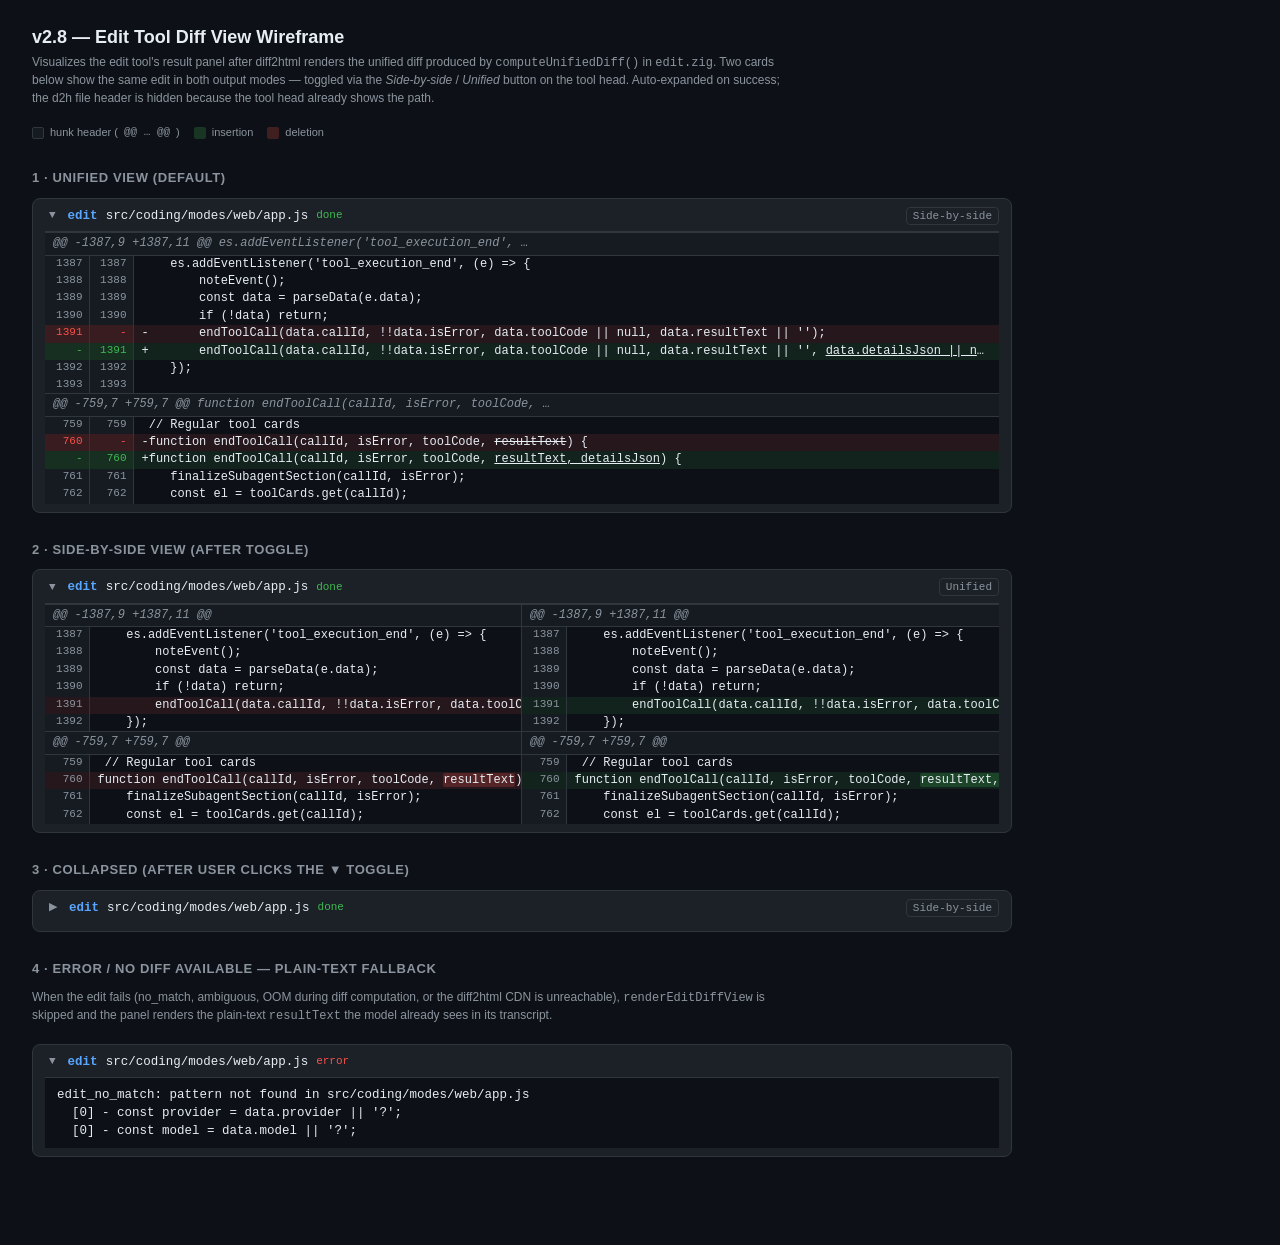
<file: src/coding/modes/web/wireframe-edit-diff-view.html>
<!DOCTYPE html>
<html lang="en">
<head>
<meta charset="utf-8">
<title>Wireframe — v2.8 Edit Tool Diff View</title>
<style>
*, *::before, *::after { box-sizing: border-box; margin: 0; padding: 0; }

:root {
    --bg: #0d1117;
    --panel: #161b22;
    --border: #30363d;
    --text: #e6edf3;
    --muted: #8b949e;
    --accent: #58a6ff;
    --error: #f85149;
    --error-border: #f85149;
    --error-bg: #2d1418;
    --warn: #d29922;
    --tool-bg: #1c2128;
    --tool-border: #30363d;
    --add-bg: rgba(63, 185, 80, 0.10);
    --add-strong: rgba(63, 185, 80, 0.22);
    --del-bg: rgba(248, 81, 73, 0.10);
    --del-strong: rgba(248, 81, 73, 0.22);
    --hunk-bg: #161b22;
}

body {
    font-family: -apple-system, BlinkMacSystemFont, "Segoe UI", sans-serif;
    font-size: 13px;
    background: var(--bg);
    color: var(--text);
    padding: 24px 32px 60px;
    line-height: 1.45;
}

h1 {
    font-size: 18px;
    font-weight: 700;
    margin-bottom: 4px;
}
h2 {
    font-size: 13px;
    font-weight: 600;
    color: var(--muted);
    text-transform: uppercase;
    letter-spacing: 0.6px;
    margin: 28px 0 10px;
}
.note {
    font-size: 12px;
    color: var(--muted);
    margin-bottom: 18px;
    max-width: 760px;
}

.legend {
    display: flex;
    gap: 14px;
    font-size: 11px;
    color: var(--muted);
    margin-bottom: 14px;
}
.legend span {
    display: inline-flex;
    align-items: center;
    gap: 6px;
}
.legend i {
    width: 12px;
    height: 12px;
    border-radius: 2px;
    display: inline-block;
}
.legend i.add { background: var(--add-strong); }
.legend i.del { background: var(--del-strong); }
.legend i.hunk { background: var(--hunk-bg); border: 1px solid var(--border); }

/* ── Tool card (mimics .tool-card from style.css) ───────────────── */
.tool-card {
    align-self: flex-start;
    max-width: 980px;
    background: var(--tool-bg);
    border: 1px solid var(--tool-border);
    border-radius: 8px;
    padding: 8px 12px;
    font-family: ui-monospace, SFMono-Regular, "SF Mono", Consolas, monospace;
    font-size: 12.5px;
    margin-bottom: 28px;
}

.tool-head {
    display: flex;
    align-items: center;
    gap: 8px;
    color: var(--muted);
    margin-bottom: 6px;
}
.tool-name {
    color: var(--accent);
    font-weight: 600;
}
.tool-args { color: var(--text); }
.tool-status {
    font-size: 11px;
    color: #3fb950;
}
.tool-result-toggle {
    background: transparent;
    border: none;
    color: var(--muted);
    cursor: pointer;
    font-size: 11px;
    padding: 0 4px;
}

/* The toggle button next to the tool head */
.diff-view-toggle {
    background: transparent;
    border: 1px solid var(--border);
    border-radius: 4px;
    padding: 2px 6px;
    font-size: 11px;
    cursor: pointer;
    color: var(--muted);
    margin-left: auto;
    font-family: ui-monospace, SFMono-Regular, "SF Mono", Consolas, monospace;
}
.diff-view-toggle:hover {
    color: var(--accent);
    border-color: var(--accent);
}

.tool-result-log {
    border-top: 1px solid var(--tool-border);
    padding: 0;
    overflow-x: auto;
    background: var(--bg);
}

/* ── Mock diff2html structure ───────────────────────────────────── */
.d2h-wrapper { font-size: 12px; font-family: ui-monospace, SFMono-Regular, "SF Mono", Consolas, monospace; }

/* Unified view — column widths driven by <colgroup> so the
 * d2h-info row's colspan="3" doesn't make the table redistribute
 * equally. Line-number columns are fixed-narrow; content flexes. */
.d2h-file-diff { width: 100%; }
.d2h-diff-table {
    width: 100%;
    border-collapse: collapse;
    table-layout: fixed;
}
.d2h-diff-table td { vertical-align: top; }
.d2h-code-line-prefix {
    text-align: right;
    color: var(--muted);
    user-select: none;
    padding: 0 6px;
    font-size: 11px;
    border-right: 1px solid var(--border);
    background: var(--panel);
}
.d2h-code-line-ctn {
    padding: 0 8px;
    white-space: pre;
    color: var(--text);
    overflow: hidden;
    text-overflow: ellipsis;
}

.d2h-info td {
    background: var(--hunk-bg);
    color: var(--muted);
    border-top: 1px solid var(--border);
    border-bottom: 1px solid var(--border);
    padding: 2px 8px;
    font-style: italic;
}

.d2h-ins td { background: var(--add-bg); }
.d2h-del td { background: var(--del-bg); }

.d2h-ins .d2h-code-line-prefix {
    background: rgba(63, 185, 80, 0.18);
    color: #3fb950;
}
.d2h-del .d2h-code-line-prefix {
    background: rgba(248, 81, 73, 0.18);
    color: var(--error);
}

/* Word-level highlights */
.d2h-code-line ins,
.d2h-code-side-line ins {
    background: var(--add-strong);
    text-decoration: none;
    border-radius: 2px;
}
.d2h-code-line del,
.d2h-code-side-line del {
    background: var(--del-strong);
    text-decoration: none;
    border-radius: 2px;
}

/* Side-by-side view — same colgroup trick. Each side has its own
 * table with one narrow line-number column and one wide content
 * column. */
.d2h-files-diff { display: flex; width: 100%; }
.d2h-file-side-diff { flex: 1 1 50%; min-width: 0; overflow-x: auto; }
.d2h-file-side-diff:first-child { border-right: 1px solid var(--border); }
.d2h-side-table { width: 100%; border-collapse: collapse; table-layout: fixed; }
.d2h-side-table td { vertical-align: top; }
.d2h-code-side-linenumber {
    text-align: right;
    color: var(--muted);
    user-select: none;
    padding: 0 6px;
    font-size: 11px;
    border-right: 1px solid var(--border);
    background: var(--panel);
}
.d2h-code-side-line {
    padding: 0 8px;
    white-space: pre;
    color: var(--text);
}
.d2h-emptyplaceholder td { background: rgba(110, 118, 129, 0.10); color: var(--muted); }
</style>
</head>
<body>

<h1>v2.8 — Edit Tool Diff View Wireframe</h1>
<p class="note">
    Visualizes the edit tool's result panel after diff2html renders the
    unified diff produced by <code>computeUnifiedDiff()</code> in
    <code>edit.zig</code>. Two cards below show the same edit in both
    output modes — toggled via the <em>Side-by-side</em> / <em>Unified</em>
    button on the tool head. Auto-expanded on success; the d2h file header
    is hidden because the tool head already shows the path.
</p>

<div class="legend">
    <span><i class="hunk"></i> hunk header (<code>@@ … @@</code>)</span>
    <span><i class="add"></i> insertion</span>
    <span><i class="del"></i> deletion</span>
</div>

<!-- ─────────── 1. Unified (line-by-line) — DEFAULT ─────────── -->
<h2>1 · Unified view (default)</h2>

<div class="tool-card is-edit">
    <div class="tool-head">
        <span class="tool-result-toggle" aria-expanded="true">▼</span>
        <span class="tool-name">edit</span>
        <span class="tool-args">src/coding/modes/web/app.js</span>
        <span class="tool-status">done</span>
        <button class="diff-view-toggle">Side-by-side</button>
    </div>

    <div class="tool-result-log">
        <div class="d2h-wrapper">
            <div class="d2h-file-diff">
                <table class="d2h-diff-table">
                    <colgroup>
                        <col style="width: 44px">
                        <col style="width: 44px">
                        <col>
                    </colgroup>
                    <tbody>
                        <tr class="d2h-info">
                            <td colspan="3">@@ -1387,9 +1387,11 @@ es.addEventListener('tool_execution_end', …</td>
                        </tr>

                        <tr>
                            <td class="d2h-code-line-prefix">1387</td>
                            <td class="d2h-code-line-prefix">1387</td>
                            <td class="d2h-code-line-ctn">    es.addEventListener('tool_execution_end', (e) =&gt; {</td>
                        </tr>
                        <tr>
                            <td class="d2h-code-line-prefix">1388</td>
                            <td class="d2h-code-line-prefix">1388</td>
                            <td class="d2h-code-line-ctn">        noteEvent();</td>
                        </tr>
                        <tr>
                            <td class="d2h-code-line-prefix">1389</td>
                            <td class="d2h-code-line-prefix">1389</td>
                            <td class="d2h-code-line-ctn">        const data = parseData(e.data);</td>
                        </tr>
                        <tr>
                            <td class="d2h-code-line-prefix">1390</td>
                            <td class="d2h-code-line-prefix">1390</td>
                            <td class="d2h-code-line-ctn">        if (!data) return;</td>
                        </tr>

                        <tr class="d2h-del">
                            <td class="d2h-code-line-prefix">1391</td>
                            <td class="d2h-code-line-prefix">-</td>
                            <td class="d2h-code-line-ctn">-       endToolCall(data.callId, !!data.isError, data.toolCode || null, data.resultText || '');</td>
                        </tr>
                        <tr class="d2h-ins">
                            <td class="d2h-code-line-prefix">-</td>
                            <td class="d2h-code-line-prefix">1391</td>
                            <td class="d2h-code-line-ctn">+       endToolCall(data.callId, !!data.isError, data.toolCode || null, data.resultText || '', <ins>data.detailsJson || null</ins>);</td>
                        </tr>

                        <tr>
                            <td class="d2h-code-line-prefix">1392</td>
                            <td class="d2h-code-line-prefix">1392</td>
                            <td class="d2h-code-line-ctn">    });</td>
                        </tr>
                        <tr>
                            <td class="d2h-code-line-prefix">1393</td>
                            <td class="d2h-code-line-prefix">1393</td>
                            <td class="d2h-code-line-ctn"></td>
                        </tr>

                        <tr class="d2h-info">
                            <td colspan="3">@@ -759,7 +759,7 @@ function endToolCall(callId, isError, toolCode, …</td>
                        </tr>

                        <tr>
                            <td class="d2h-code-line-prefix">759</td>
                            <td class="d2h-code-line-prefix">759</td>
                            <td class="d2h-code-line-ctn"> // Regular tool cards</td>
                        </tr>
                        <tr class="d2h-del">
                            <td class="d2h-code-line-prefix">760</td>
                            <td class="d2h-code-line-prefix">-</td>
                            <td class="d2h-code-line-ctn">-function endToolCall(callId, isError, toolCode, <del>resultText</del>) {</td>
                        </tr>
                        <tr class="d2h-ins">
                            <td class="d2h-code-line-prefix">-</td>
                            <td class="d2h-code-line-prefix">760</td>
                            <td class="d2h-code-line-ctn">+function endToolCall(callId, isError, toolCode, <ins>resultText, detailsJson</ins>) {</td>
                        </tr>
                        <tr>
                            <td class="d2h-code-line-prefix">761</td>
                            <td class="d2h-code-line-prefix">761</td>
                            <td class="d2h-code-line-ctn">    finalizeSubagentSection(callId, isError);</td>
                        </tr>
                        <tr>
                            <td class="d2h-code-line-prefix">762</td>
                            <td class="d2h-code-line-prefix">762</td>
                            <td class="d2h-code-line-ctn">    const el = toolCards.get(callId);</td>
                        </tr>
                    </tbody>
                </table>
            </div>
        </div>
    </div>
</div>


<!-- ─────────── 2. Side-by-side ─────────── -->
<h2>2 · Side-by-side view (after toggle)</h2>

<div class="tool-card is-edit">
    <div class="tool-head">
        <span class="tool-result-toggle" aria-expanded="true">▼</span>
        <span class="tool-name">edit</span>
        <span class="tool-args">src/coding/modes/web/app.js</span>
        <span class="tool-status">done</span>
        <button class="diff-view-toggle">Unified</button>
    </div>

    <div class="tool-result-log">
        <div class="d2h-wrapper">
            <div class="d2h-files-diff">
                <!-- LEFT: original -->
                <div class="d2h-file-side-diff">
                    <table class="d2h-side-table">
                        <colgroup>
                            <col style="width: 44px">
                            <col>
                        </colgroup>
                        <tbody>
                            <tr class="d2h-info"><td colspan="2">@@ -1387,9 +1387,11 @@</td></tr>
                            <tr><td class="d2h-code-side-linenumber">1387</td><td class="d2h-code-side-line">    es.addEventListener('tool_execution_end', (e) =&gt; {</td></tr>
                            <tr><td class="d2h-code-side-linenumber">1388</td><td class="d2h-code-side-line">        noteEvent();</td></tr>
                            <tr><td class="d2h-code-side-linenumber">1389</td><td class="d2h-code-side-line">        const data = parseData(e.data);</td></tr>
                            <tr><td class="d2h-code-side-linenumber">1390</td><td class="d2h-code-side-line">        if (!data) return;</td></tr>
                            <tr class="d2h-del"><td class="d2h-code-side-linenumber">1391</td><td class="d2h-code-side-line">        endToolCall(data.callId, !!data.isError, data.toolCode || null, data.resultText || '');</td></tr>
                            <tr><td class="d2h-code-side-linenumber">1392</td><td class="d2h-code-side-line">    });</td></tr>

                            <tr class="d2h-info"><td colspan="2">@@ -759,7 +759,7 @@</td></tr>
                            <tr><td class="d2h-code-side-linenumber">759</td><td class="d2h-code-side-line"> // Regular tool cards</td></tr>
                            <tr class="d2h-del"><td class="d2h-code-side-linenumber">760</td><td class="d2h-code-side-line">function endToolCall(callId, isError, toolCode, <del>resultText</del>) {</td></tr>
                            <tr><td class="d2h-code-side-linenumber">761</td><td class="d2h-code-side-line">    finalizeSubagentSection(callId, isError);</td></tr>
                            <tr><td class="d2h-code-side-linenumber">762</td><td class="d2h-code-side-line">    const el = toolCards.get(callId);</td></tr>
                        </tbody>
                    </table>
                </div>

                <!-- RIGHT: modified -->
                <div class="d2h-file-side-diff">
                    <table class="d2h-side-table">
                        <colgroup>
                            <col style="width: 44px">
                            <col>
                        </colgroup>
                        <tbody>
                            <tr class="d2h-info"><td colspan="2">@@ -1387,9 +1387,11 @@</td></tr>
                            <tr><td class="d2h-code-side-linenumber">1387</td><td class="d2h-code-side-line">    es.addEventListener('tool_execution_end', (e) =&gt; {</td></tr>
                            <tr><td class="d2h-code-side-linenumber">1388</td><td class="d2h-code-side-line">        noteEvent();</td></tr>
                            <tr><td class="d2h-code-side-linenumber">1389</td><td class="d2h-code-side-line">        const data = parseData(e.data);</td></tr>
                            <tr><td class="d2h-code-side-linenumber">1390</td><td class="d2h-code-side-line">        if (!data) return;</td></tr>
                            <tr class="d2h-ins"><td class="d2h-code-side-linenumber">1391</td><td class="d2h-code-side-line">        endToolCall(data.callId, !!data.isError, data.toolCode || null, data.resultText || '', <ins>data.detailsJson || null</ins>);</td></tr>
                            <tr><td class="d2h-code-side-linenumber">1392</td><td class="d2h-code-side-line">    });</td></tr>

                            <tr class="d2h-info"><td colspan="2">@@ -759,7 +759,7 @@</td></tr>
                            <tr><td class="d2h-code-side-linenumber">759</td><td class="d2h-code-side-line"> // Regular tool cards</td></tr>
                            <tr class="d2h-ins"><td class="d2h-code-side-linenumber">760</td><td class="d2h-code-side-line">function endToolCall(callId, isError, toolCode, <ins>resultText, detailsJson</ins>) {</td></tr>
                            <tr><td class="d2h-code-side-linenumber">761</td><td class="d2h-code-side-line">    finalizeSubagentSection(callId, isError);</td></tr>
                            <tr><td class="d2h-code-side-linenumber">762</td><td class="d2h-code-side-line">    const el = toolCards.get(callId);</td></tr>
                        </tbody>
                    </table>
                </div>
            </div>
        </div>
    </div>
</div>


<!-- ─────────── 3. Collapsed (toggle clicked) ─────────── -->
<h2>3 · Collapsed (after user clicks the ▼ toggle)</h2>

<div class="tool-card is-edit">
    <div class="tool-head">
        <span class="tool-result-toggle" aria-expanded="false">▶</span>
        <span class="tool-name">edit</span>
        <span class="tool-args">src/coding/modes/web/app.js</span>
        <span class="tool-status">done</span>
        <button class="diff-view-toggle">Side-by-side</button>
    </div>
</div>


<!-- ─────────── 4. Error fallback ─────────── -->
<h2>4 · Error / no diff available — plain-text fallback</h2>
<p class="note">
    When the edit fails (no_match, ambiguous, OOM during diff
    computation, or the diff2html CDN is unreachable),
    <code>renderEditDiffView</code> is skipped and the panel renders the
    plain-text <code>resultText</code> the model already sees in its
    transcript.
</p>

<div class="tool-card is-error">
    <div class="tool-head">
        <span class="tool-result-toggle" aria-expanded="true">▼</span>
        <span class="tool-name">edit</span>
        <span class="tool-args">src/coding/modes/web/app.js</span>
        <span class="tool-status" style="color: var(--error)">error</span>
    </div>
    <div class="tool-result-log" style="padding: 8px 12px; white-space: pre-wrap; color: var(--text);">edit_no_match: pattern not found in src/coding/modes/web/app.js
  [0] - const provider = data.provider || '?';
  [0] - const model = data.model || '?';</div>
</div>

</body>
</html>
</file>
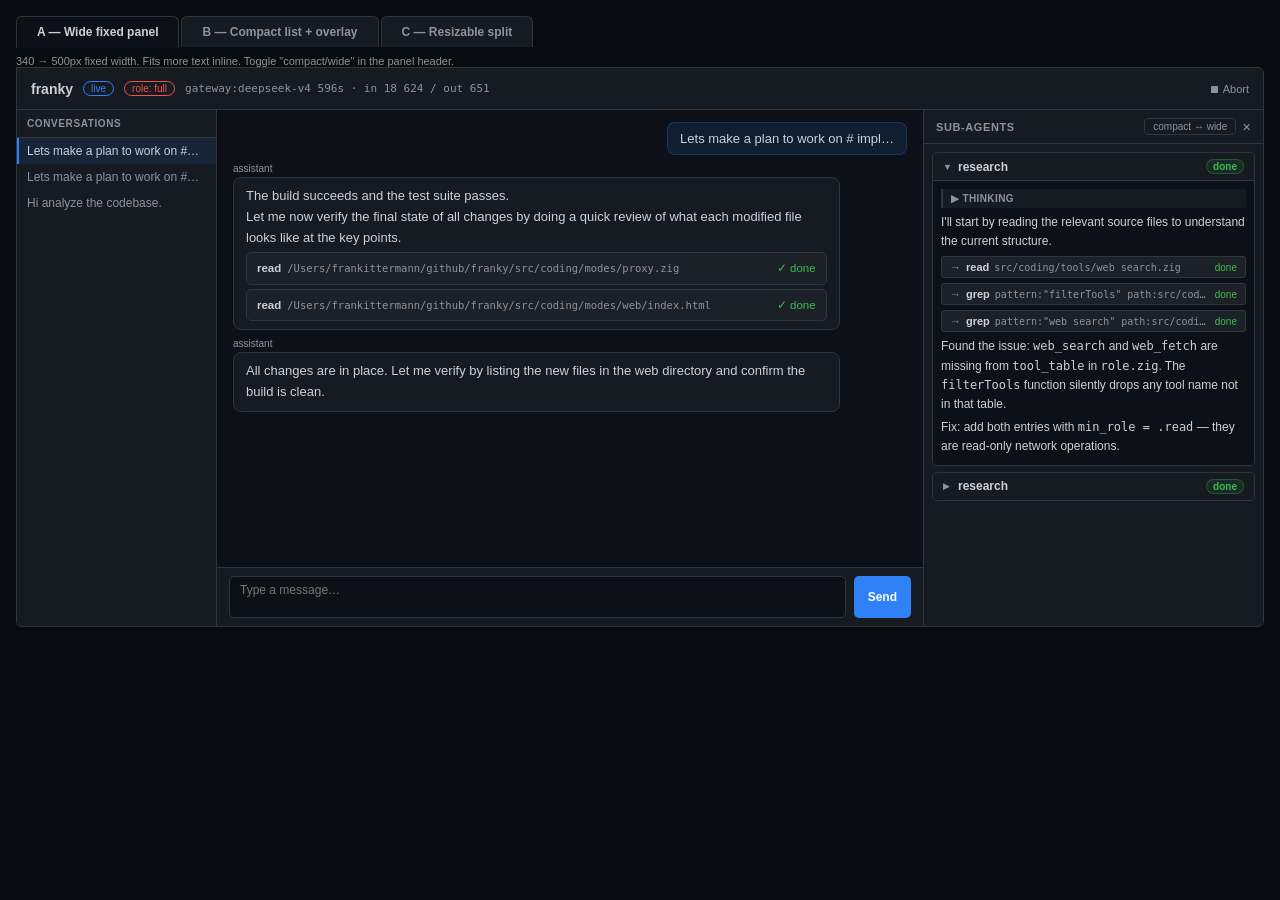
<file: src/coding/modes/web/wireframe-panel-options.html>
<!DOCTYPE html>
<html lang="en">
<head>
<meta charset="utf-8">
<title>Wireframe — Subagent Panel Options</title>
<style>
*, *::before, *::after { box-sizing: border-box; margin: 0; padding: 0; }
:root {
    --bg: #0d1117; --panel: #161b22; --border: #30363d;
    --text: #c9d1d9; --muted: #8b949e; --accent: #2f81f7;
    --error: #f85149; --green: #3fb950; --warn: #d29922;
    --tool-bg: #1c2128; --tool-border: #30363d;
}
body { font-family: -apple-system, BlinkMacSystemFont, "Segoe UI", sans-serif; font-size: 13px; background: #080c10; color: var(--text); min-height: 100vh; }

/* ── Tab nav ── */
.tab-bar { display: flex; gap: 2px; padding: 16px 16px 0; background: #080c10; }
.tab { padding: 8px 20px; border-radius: 6px 6px 0 0; cursor: pointer; font-size: 12px; font-weight: 600; background: var(--panel); color: var(--muted); border: 1px solid var(--border); border-bottom: none; transition: background 120ms; }
.tab.active { background: var(--bg); color: var(--text); border-bottom: 1px solid var(--bg); margin-bottom: -1px; z-index: 1; }
.option-label { padding: 8px 16px 0; font-size: 11px; color: var(--muted); background: #080c10; }

/* ── Shared chrome ── */
.demo { display: none; border: 1px solid var(--border); border-radius: 0 6px 6px 6px; margin: 0 16px 32px; overflow: hidden; height: 560px; flex-direction: column; background: var(--bg); position: relative; }
.demo.active { display: flex; }
header.chrome { display: flex; align-items: center; gap: 10px; padding: 0 14px; height: 42px; background: var(--panel); border-bottom: 1px solid var(--border); flex-shrink: 0; font-size: 12px; }
header.chrome h1 { font-size: 14px; font-weight: 700; }
.pill { font-size: 10px; padding: 1px 7px; border-radius: 10px; border: 1px solid var(--border); color: var(--muted); }
.pill.live { color: var(--accent); border-color: var(--accent); }
.pill.full { color: var(--error); border-color: var(--error); }
.spacer { flex: 1; }
.layout { flex: 1; display: flex; min-height: 0; }

/* ── Left sidebar (shared) ── */
.left-sidebar { width: 200px; flex: 0 0 200px; border-right: 1px solid var(--border); background: var(--panel); display: flex; flex-direction: column; font-size: 12px; }
.sidebar-head { padding: 8px 10px; border-bottom: 1px solid var(--border); font-size: 10px; font-weight: 600; color: var(--muted); text-transform: uppercase; letter-spacing: 0.6px; }
.session-item { padding: 6px 10px; color: var(--muted); cursor: pointer; white-space: nowrap; overflow: hidden; text-overflow: ellipsis; }
.session-item.active { background: rgba(47,129,247,0.1); color: var(--text); border-left: 2px solid var(--accent); padding-left: 8px; }

/* ── Main pane (shared) ── */
.main-pane { flex: 1; display: flex; flex-direction: column; min-width: 0; overflow: hidden; }
.conversation { flex: 1; overflow-y: auto; padding: 12px 16px; display: flex; flex-direction: column; gap: 8px; font-size: 13px; }
.msg-user { align-self: flex-end; max-width: 70%; background: rgba(47,129,247,0.12); border: 1px solid rgba(47,129,247,0.25); border-radius: 8px; padding: 8px 12px; }
.msg-asst { max-width: 90%; }
.msg-role { font-size: 10px; color: var(--muted); margin-bottom: 3px; }
.msg-bubble { background: var(--panel); border: 1px solid var(--border); border-radius: 8px; padding: 8px 12px; line-height: 1.6; }
.tool-card { border: 1px solid var(--tool-border); border-radius: 5px; background: var(--tool-bg); padding: 6px 10px; font-size: 11.5px; margin-top: 4px; }
.tool-head { display: flex; gap: 6px; align-items: center; }
.t-name { font-weight: 600; }
.t-args { color: var(--muted); font-size: 10.5px; flex: 1; overflow: hidden; text-overflow: ellipsis; white-space: nowrap; font-family: monospace; }
.t-status.done { color: var(--green); }
.t-status.err { color: var(--error); }
.composer-wrap { padding: 8px 12px; border-top: 1px solid var(--border); background: var(--panel); display: flex; gap: 8px; }
.composer-wrap textarea { flex: 1; background: var(--bg); border: 1px solid var(--border); border-radius: 5px; color: var(--text); font: inherit; font-size: 12px; padding: 6px 10px; resize: none; }
.composer-wrap button { padding: 0 14px; background: var(--accent); color: #fff; font: inherit; font-size: 12px; font-weight: 600; border: none; border-radius: 5px; cursor: pointer; }

/* ── Shared subagent section chrome ── */
.sa-section { border: 1px solid var(--border); border-radius: 5px; overflow: hidden; }
.sa-head { display: flex; align-items: center; gap: 6px; padding: 6px 10px; cursor: pointer; background: var(--panel); user-select: none; }
.sa-head:hover { background: rgba(255,255,255,0.03); }
.sa-toggle { font-size: 9px; color: var(--muted); width: 9px; }
.sa-title { flex: 1; font-size: 12px; font-weight: 600; overflow: hidden; text-overflow: ellipsis; white-space: nowrap; }
.sa-badge { font-size: 10px; padding: 1px 6px; border-radius: 10px; font-weight: 600; flex-shrink: 0; }
.sa-badge.done { background: rgba(63,185,80,0.1); color: var(--green); border: 1px solid rgba(63,185,80,0.3); }
.sa-badge.err  { background: rgba(248,81,73,0.1);  color: var(--error); border: 1px solid rgba(248,81,73,0.3); }
.sa-badge.run  { background: rgba(47,129,247,0.1);  color: var(--accent); border: 1px solid rgba(47,129,247,0.3); }
.sa-body { padding: 8px; display: flex; flex-direction: column; gap: 5px; border-top: 1px solid var(--border); background: var(--bg); }
.sa-body[hidden] { display: none; }
.sa-text { font-size: 12px; line-height: 1.6; color: var(--text); }
.sa-text p { margin-bottom: 4px; } .sa-text p:last-child { margin-bottom: 0; }
.sa-thinking { border-left: 2px solid var(--border); padding: 4px 8px; background: var(--panel); border-radius: 0 3px 3px 0; }
.sa-thinking-label { font-size: 10px; font-weight: 600; text-transform: uppercase; letter-spacing: 0.4px; color: var(--muted); cursor: pointer; display: flex; align-items: center; gap: 3px; }
.sa-thinking-content { font-size: 11px; color: var(--muted); font-style: italic; margin-top: 3px; line-height: 1.5; }
.sa-tool { font-size: 11px; border: 1px solid var(--tool-border); border-radius: 3px; background: var(--tool-bg); padding: 4px 8px; display: flex; align-items: center; gap: 5px; }
.sa-tool .arr { color: var(--muted); }
.sa-tool .tn { font-weight: 600; }
.sa-tool .ta { color: var(--muted); font-size: 10px; font-family: monospace; flex: 1; overflow: hidden; text-overflow: ellipsis; white-space: nowrap; }
.sa-tool .ts { font-size: 10px; flex-shrink: 0; }
.sa-tool .ts.done { color: var(--green); } .sa-tool .ts.err { color: var(--error); } .sa-tool .ts.run { color: var(--accent); }

/* ═══════════════════════════════════════════════════════════════
   OPTION A — Wide fixed panel (500px), always visible
   ═══════════════════════════════════════════════════════════════ */
#demo-a .sa-panel {
    width: 500px;
    flex: 0 0 500px;
    border-left: 1px solid var(--border);
    background: var(--panel);
    display: flex;
    flex-direction: column;
}
#demo-a .sa-panel-head { display: flex; align-items: center; padding: 8px 12px; border-bottom: 1px solid var(--border); gap: 6px; flex-shrink: 0; }
#demo-a .sa-panel-title { font-size: 11px; font-weight: 600; color: var(--muted); text-transform: uppercase; letter-spacing: 0.6px; flex: 1; }
#demo-a .sa-panel-body { flex: 1; overflow-y: auto; padding: 8px; display: flex; flex-direction: column; gap: 6px; }
#demo-a .sa-body { max-height: none; overflow-y: visible; }
/* Size toggle button */
#demo-a .size-btn { font-size: 10px; padding: 2px 8px; background: transparent; border: 1px solid var(--border); color: var(--muted); border-radius: 4px; cursor: pointer; }
#demo-a .size-btn:hover { color: var(--text); border-color: var(--accent); }
#demo-a.narrow .sa-panel { width: 340px; flex-basis: 340px; }

/* ═══════════════════════════════════════════════════════════════
   OPTION B — Compact list panel + full overlay on click
   ═══════════════════════════════════════════════════════════════ */
#demo-b .sa-panel {
    width: 220px;
    flex: 0 0 220px;
    border-left: 1px solid var(--border);
    background: var(--panel);
    display: flex;
    flex-direction: column;
}
#demo-b .sa-panel-head { display: flex; align-items: center; padding: 8px 12px; border-bottom: 1px solid var(--border); gap: 6px; flex-shrink: 0; }
#demo-b .sa-panel-title { font-size: 11px; font-weight: 600; color: var(--muted); text-transform: uppercase; letter-spacing: 0.6px; flex: 1; }
#demo-b .sa-panel-body { flex: 1; overflow-y: auto; padding: 8px; display: flex; flex-direction: column; gap: 6px; }
/* Compact list rows — no body, just clickable headers */
#demo-b .sa-section-compact { border: 1px solid var(--border); border-radius: 5px; overflow: hidden; }
#demo-b .sa-head-compact { display: flex; align-items: center; gap: 6px; padding: 7px 10px; cursor: pointer; background: var(--panel); user-select: none; transition: background 80ms; }
#demo-b .sa-head-compact:hover { background: rgba(47,129,247,0.08); }
#demo-b .sa-head-compact .sa-title { font-size: 12px; font-weight: 600; flex: 1; }
#demo-b .expand-hint { font-size: 10px; color: var(--muted); margin-left: auto; margin-right: 4px; }

/* Overlay */
.overlay-backdrop { position: absolute; inset: 0; background: rgba(0,0,0,0.7); display: flex; align-items: center; justify-content: center; z-index: 100; }
.overlay-backdrop[hidden] { display: none; }
.overlay-card {
    background: var(--bg);
    border: 1px solid var(--border);
    border-radius: 10px;
    width: 80%; height: 80%;
    display: flex; flex-direction: column;
    overflow: hidden;
    box-shadow: 0 24px 80px rgba(0,0,0,0.6);
}
.overlay-head { display: flex; align-items: center; gap: 10px; padding: 12px 16px; border-bottom: 1px solid var(--border); background: var(--panel); flex-shrink: 0; }
.overlay-head h2 { font-size: 14px; font-weight: 600; flex: 1; }
.overlay-close { background: transparent; border: none; color: var(--muted); font-size: 20px; cursor: pointer; line-height: 1; }
.overlay-close:hover { color: var(--text); }
.overlay-body { flex: 1; overflow-y: auto; padding: 16px; display: flex; flex-direction: column; gap: 10px; }
/* Full-size content inside overlay */
.overlay-sa-text { font-size: 13px; line-height: 1.7; color: var(--text); }
.overlay-sa-text p { margin-bottom: 8px; }
.overlay-sa-thinking { border-left: 3px solid var(--border); padding: 8px 12px; background: var(--panel); border-radius: 0 4px 4px 0; }
.overlay-sa-thinking .label { font-size: 11px; font-weight: 600; text-transform: uppercase; letter-spacing: 0.5px; color: var(--muted); margin-bottom: 4px; }
.overlay-sa-thinking .content { font-size: 12px; color: var(--muted); font-style: italic; line-height: 1.6; }
.overlay-sa-tool { font-size: 12px; border: 1px solid var(--tool-border); border-radius: 4px; background: var(--tool-bg); padding: 7px 12px; display: flex; align-items: center; gap: 8px; }
.overlay-sa-tool .arr { color: var(--muted); }
.overlay-sa-tool .tn { font-weight: 600; font-size: 13px; }
.overlay-sa-tool .ta { color: var(--muted); font-size: 11px; font-family: monospace; flex: 1; overflow: hidden; text-overflow: ellipsis; white-space: nowrap; }
.overlay-sa-tool .ts { font-size: 11px; flex-shrink: 0; }
.overlay-sa-tool .ts.done { color: var(--green); } .overlay-sa-tool .ts.err { color: var(--error); }

/* ═══════════════════════════════════════════════════════════════
   OPTION C — Resizable split pane (drag handle)
   ═══════════════════════════════════════════════════════════════ */
#demo-c .layout { position: relative; }
#demo-c .sa-panel {
    width: 420px;
    flex: 0 0 420px;
    border-left: 1px solid var(--border);
    background: var(--panel);
    display: flex; flex-direction: column;
    position: relative;
    transition: none;
}
#demo-c .sa-panel-head { display: flex; align-items: center; padding: 8px 12px; border-bottom: 1px solid var(--border); gap: 6px; flex-shrink: 0; }
#demo-c .sa-panel-title { font-size: 11px; font-weight: 600; color: var(--muted); text-transform: uppercase; letter-spacing: 0.6px; flex: 1; }
#demo-c .sa-panel-body { flex: 1; overflow-y: auto; padding: 8px; display: flex; flex-direction: column; gap: 6px; }
#demo-c .sa-body { max-height: none; }

/* Drag handle */
.drag-handle {
    position: absolute;
    left: -4px; top: 0; bottom: 0;
    width: 8px;
    cursor: col-resize;
    z-index: 10;
    display: flex; align-items: center; justify-content: center;
}
.drag-handle::after {
    content: '';
    width: 3px; height: 32px;
    background: var(--border);
    border-radius: 2px;
    transition: background 120ms, height 120ms;
}
.drag-handle:hover::after { background: var(--accent); height: 48px; }

/* Maximize button */
.max-btn { font-size: 11px; padding: 2px 8px; background: transparent; border: 1px solid var(--border); color: var(--muted); border-radius: 4px; cursor: pointer; display: flex; align-items: center; gap: 4px; }
.max-btn:hover { color: var(--text); border-color: var(--accent); }
#demo-c.maximized .sa-panel { width: 100%; flex-basis: 100%; }
#demo-c.maximized .main-pane { display: none; }
#demo-c.maximized .left-sidebar { display: none; }
#demo-c.maximized .max-btn { background: rgba(47,129,247,0.1); color: var(--accent); border-color: var(--accent); }
.drag-size-hint { font-size: 9px; color: var(--muted); text-align: center; padding: 3px 0; opacity: 0.6; }
</style>
</head>
<body>

<div class="tab-bar">
    <div class="tab active" onclick="showTab('a')">A — Wide fixed panel</div>
    <div class="tab"        onclick="showTab('b')">B — Compact list + overlay</div>
    <div class="tab"        onclick="showTab('c')">C — Resizable split</div>
</div>
<div class="option-label" id="label-a">340 → 500px fixed width. Fits more text inline. Toggle "compact/wide" in the panel header.</div>
<div class="option-label" id="label-b" hidden>Narrow 220px list panel shows only title + badge. Click any section to open a full overlay with all content.</div>
<div class="option-label" id="label-c" hidden>420px default, drag the left edge to resize freely, or click ⤢ to take over the full pane.</div>

<!-- ══════════════ OPTION A ══════════════ -->
<div id="demo-a" class="demo active narrow">
    <header class="chrome">
        <h1>franky</h1>
        <span class="pill live">live</span>
        <span class="pill full">role: full</span>
        <span style="font-size:11px;color:var(--muted);font-family:monospace;">gateway:deepseek-v4  596s · in 18 624 / out 651</span>
        <div class="spacer"></div>
        <span style="font-size:11px;color:var(--muted);">⏹ Abort</span>
    </header>
    <div class="layout">
        <div class="left-sidebar">
            <div class="sidebar-head">Conversations</div>
            <div class="session-item active">Lets make a plan to work on #…</div>
            <div class="session-item">Lets make a plan to work on #…</div>
            <div class="session-item">Hi analyze the codebase.</div>
        </div>
        <div class="main-pane">
            <div class="conversation">
                <div class="msg-user">Lets make a plan to work on # impl…</div>
                <div class="msg-asst">
                    <div class="msg-role">assistant</div>
                    <div class="msg-bubble">
                        <p>The build succeeds and the test suite passes.</p>
                        <p>Let me now verify the final state of all changes by doing a quick review of what each modified file looks like at the key points.</p>
                        <div class="tool-card"><div class="tool-head"><span class="t-name">read</span><span class="t-args">/Users/frankittermann/github/franky/src/coding/modes/proxy.zig</span><span class="t-status done">✓ done</span></div></div>
                        <div class="tool-card"><div class="tool-head"><span class="t-name">read</span><span class="t-args">/Users/frankittermann/github/franky/src/coding/modes/web/index.html</span><span class="t-status done">✓ done</span></div></div>
                    </div>
                </div>
                <div class="msg-asst">
                    <div class="msg-role">assistant</div>
                    <div class="msg-bubble">All changes are in place. Let me verify by listing the new files in the web directory and confirm the build is clean.</div>
                </div>
            </div>
            <div class="composer-wrap">
                <textarea rows="2" placeholder="Type a message…"></textarea>
                <button>Send</button>
            </div>
        </div>

        <!-- RIGHT PANEL: wide fixed -->
        <div class="sa-panel">
            <div class="sa-panel-head">
                <span class="sa-panel-title">Sub-agents</span>
                <button class="size-btn" onclick="document.getElementById('demo-a').classList.toggle('narrow')" id="a-size-btn">compact ↔ wide</button>
                <button style="background:transparent;border:none;color:var(--muted);cursor:pointer;font-size:15px;line-height:1;">×</button>
            </div>
            <div class="sa-panel-body">

                <!-- Section 1: done, expanded -->
                <div class="sa-section">
                    <div class="sa-head" onclick="toggleSec(this)">
                        <span class="sa-toggle">▼</span>
                        <span class="sa-title">research</span>
                        <span class="sa-badge done">done</span>
                    </div>
                    <div class="sa-body">
                        <div class="sa-thinking">
                            <div class="sa-thinking-label" onclick="toggleThink(this)"><span>▶</span> thinking</div>
                            <div class="sa-thinking-content" hidden>Let me carefully audit the web_search tool and how it integrates with the existing tool infrastructure…</div>
                        </div>
                        <div class="sa-text"><p>I'll start by reading the relevant source files to understand the current structure.</p></div>
                        <div class="sa-tool"><span class="arr">→</span><span class="tn">read</span><span class="ta">src/coding/tools/web_search.zig</span><span class="ts done">done</span></div>
                        <div class="sa-tool"><span class="arr">→</span><span class="tn">grep</span><span class="ta">pattern:"filterTools" path:src/coding/role.zig</span><span class="ts done">done</span></div>
                        <div class="sa-tool"><span class="arr">→</span><span class="tn">grep</span><span class="ta">pattern:"web_search" path:src/coding/modes</span><span class="ts done">done</span></div>
                        <div class="sa-text">
                            <p>Found the issue: <code>web_search</code> and <code>web_fetch</code> are missing from <code>tool_table</code> in <code>role.zig</code>. The <code>filterTools</code> function silently drops any tool name not in that table.</p>
                            <p>Fix: add both entries with <code>min_role = .read</code> — they are read-only network operations.</p>
                        </div>
                    </div>
                </div>

                <!-- Section 2: done, collapsed -->
                <div class="sa-section">
                    <div class="sa-head" onclick="toggleSec(this)">
                        <span class="sa-toggle">▶</span>
                        <span class="sa-title">research</span>
                        <span class="sa-badge done">done</span>
                    </div>
                    <div class="sa-body" hidden>
                        <div class="sa-text"><p>Verified the role table fix applies cleanly. No test regressions.</p></div>
                        <div class="sa-tool"><span class="arr">→</span><span class="tn">bash</span><span class="ta">zig build test --summary all</span><span class="ts done">done</span></div>
                        <div class="sa-tool"><span class="arr">→</span><span class="tn">web_fetch</span><span class="ta">https://ollama.com/api/search?q=zig</span><span class="ts err">error</span></div>
                        <div class="sa-tool"><span class="arr">→</span><span class="tn">web_fetch</span><span class="ta">https://docs.anthropic.com/tool-use</span><span class="ts err">error</span></div>
                    </div>
                </div>

            </div>
        </div>
    </div>
</div>

<!-- ══════════════ OPTION B ══════════════ -->
<div id="demo-b" class="demo">
    <header class="chrome">
        <h1>franky</h1>
        <span class="pill live">live</span>
        <span class="pill full">role: full</span>
        <span style="font-size:11px;color:var(--muted);font-family:monospace;">gateway:deepseek-v4  596s · in 18 624 / out 651</span>
        <div class="spacer"></div>
        <span style="font-size:11px;color:var(--muted);">⏹ Abort</span>
    </header>
    <div class="layout" style="position:relative;">
        <div class="left-sidebar">
            <div class="sidebar-head">Conversations</div>
            <div class="session-item active">Lets make a plan to work on #…</div>
            <div class="session-item">Lets make a plan to work on #…</div>
            <div class="session-item">Hi analyze the codebase.</div>
        </div>
        <div class="main-pane">
            <div class="conversation">
                <div class="msg-user">Lets make a plan to work on # impl…</div>
                <div class="msg-asst">
                    <div class="msg-role">assistant</div>
                    <div class="msg-bubble">
                        <p>The build succeeds. Let me verify the final state of each modified file.</p>
                        <div class="tool-card"><div class="tool-head"><span class="t-name">read</span><span class="t-args">/Users/frankittermann/github/franky/src/coding/modes/proxy.zig</span><span class="t-status done">✓ done</span></div></div>
                        <div class="tool-card"><div class="tool-head"><span class="t-name">subagent</span><span class="t-args">preset: research — "Audit web_search tool integration"</span><span class="t-status done">✓ done</span></div></div>
                        <div class="tool-card"><div class="tool-head"><span class="t-name">subagent</span><span class="t-args">preset: research — "Verify role table entries"</span><span class="t-status done">✓ done</span></div></div>
                    </div>
                </div>
            </div>
            <div class="composer-wrap">
                <textarea rows="2" placeholder="Type a message…"></textarea>
                <button>Send</button>
            </div>
        </div>

        <!-- RIGHT PANEL: compact list -->
        <div class="sa-panel">
            <div class="sa-panel-head">
                <span class="sa-panel-title">Sub-agents</span>
                <span style="font-size:10px;color:var(--muted);">2 done</span>
            </div>
            <div class="sa-panel-body">
                <div class="sa-section-compact">
                    <div class="sa-head-compact" onclick="openOverlay('research-1')">
                        <span class="sa-title">research</span>
                        <span class="expand-hint">open ↗</span>
                        <span class="sa-badge done">done</span>
                    </div>
                </div>
                <div class="sa-section-compact">
                    <div class="sa-head-compact" onclick="openOverlay('research-2')">
                        <span class="sa-title">research</span>
                        <span class="expand-hint">open ↗</span>
                        <span class="sa-badge done">done</span>
                    </div>
                </div>
                <div style="font-size:11px;color:var(--muted);padding:4px 2px;opacity:0.7;">Click any row to view full conversation</div>
            </div>
        </div>

        <!-- Overlay -->
        <div class="overlay-backdrop" id="overlay" hidden onclick="closeOverlay(event)">
            <div class="overlay-card" onclick="event.stopPropagation()">
                <div class="overlay-head">
                    <span class="sa-badge done" style="font-size:11px;padding:2px 8px;">done</span>
                    <h2>research — Audit web_search tool integration</h2>
                    <button class="overlay-close" onclick="closeOverlay()">×</button>
                </div>
                <div class="overlay-body">
                    <div class="overlay-sa-thinking">
                        <div class="label">thinking</div>
                        <div class="content">Let me carefully audit the web_search tool and how it integrates with the existing tool infrastructure in role.zig. I need to check if the tool names are registered in the filter table…</div>
                    </div>
                    <div class="overlay-sa-text"><p>I'll start by reading the relevant source files to understand the current structure.</p></div>
                    <div class="overlay-sa-tool"><span class="arr">→</span><span class="tn">read</span><span class="ta">src/coding/tools/web_search.zig</span><span class="ts done">✓ done</span></div>
                    <div class="overlay-sa-tool"><span class="arr">→</span><span class="tn">grep</span><span class="ta">pattern:"filterTools" path:src/coding/role.zig</span><span class="ts done">✓ done</span></div>
                    <div class="overlay-sa-tool"><span class="arr">→</span><span class="tn">grep</span><span class="ta">pattern:"web_search" path:src/coding/modes</span><span class="ts done">✓ done</span></div>
                    <div class="overlay-sa-tool"><span class="arr">→</span><span class="tn">web_fetch</span><span class="ta">https://ollama.com/api/search?q=zig+tool+registration</span><span class="ts err">✗ error</span></div>
                    <div class="overlay-sa-text">
                        <p>Found the issue: <code>web_search</code> and <code>web_fetch</code> are missing from <code>tool_table</code> in <code>role.zig</code> (line 76–84). The <code>filterTools</code> function at line 156 drops any tool whose name isn't in that table — returning <code>false</code> for unknown names rather than allowing them through.</p>
                        <p><strong>Fix:</strong> add two entries to <code>tool_table</code> with <code>min_role = .read</code>:</p>
                        <p><code>.{ .name = "web_search", .min_role = .read },</code><br><code>.{ .name = "web_fetch",  .min_role = .read },</code></p>
                        <p>These are read-only network operations — no local filesystem writes — so <code>.read</code> is the correct minimum role.</p>
                    </div>
                </div>
            </div>
        </div>
    </div>
</div>

<!-- ══════════════ OPTION C ══════════════ -->
<div id="demo-c" class="demo">
    <header class="chrome">
        <h1>franky</h1>
        <span class="pill live">live</span>
        <span class="pill full">role: full</span>
        <span style="font-size:11px;color:var(--muted);font-family:monospace;">gateway:deepseek-v4  596s · in 18 624 / out 651</span>
        <div class="spacer"></div>
        <span style="font-size:11px;color:var(--muted);">⏹ Abort</span>
    </header>
    <div class="layout">
        <div class="left-sidebar" id="c-left">
            <div class="sidebar-head">Conversations</div>
            <div class="session-item active">Lets make a plan to work on #…</div>
            <div class="session-item">Lets make a plan to work on #…</div>
        </div>
        <div class="main-pane" id="c-main">
            <div class="conversation">
                <div class="msg-user">Lets make a plan to work on # impl…</div>
                <div class="msg-asst">
                    <div class="msg-role">assistant</div>
                    <div class="msg-bubble">
                        <p>The build succeeds and all 1018 tests pass.</p>
                        <div class="tool-card"><div class="tool-head"><span class="t-name">subagent</span><span class="t-args">preset: research</span><span class="t-status done">✓ done</span></div></div>
                    </div>
                </div>
            </div>
            <div class="composer-wrap">
                <textarea rows="2" placeholder="Type a message…"></textarea>
                <button>Send</button>
            </div>
        </div>

        <!-- RIGHT PANEL: resizable -->
        <div class="sa-panel" id="c-panel">
            <div class="drag-handle" id="drag-handle" title="Drag to resize"></div>
            <div class="sa-panel-head">
                <span class="sa-panel-title">Sub-agents</span>
                <div class="drag-size-hint">← drag to resize</div>
                <button class="max-btn" onclick="toggleMax()" id="max-btn">⤢ expand</button>
                <button style="background:transparent;border:none;color:var(--muted);cursor:pointer;font-size:15px;line-height:1;margin-left:4px;">×</button>
            </div>
            <div class="sa-panel-body">
                <div class="sa-section">
                    <div class="sa-head" onclick="toggleSec(this)">
                        <span class="sa-toggle">▼</span>
                        <span class="sa-title">research</span>
                        <span class="sa-badge done">done</span>
                    </div>
                    <div class="sa-body">
                        <div class="sa-thinking">
                            <div class="sa-thinking-label" onclick="toggleThink(this)"><span>▶</span> thinking</div>
                            <div class="sa-thinking-content" hidden>Let me audit the web_search integration carefully…</div>
                        </div>
                        <div class="sa-text"><p>Reading the relevant source files first.</p></div>
                        <div class="sa-tool"><span class="arr">→</span><span class="tn">read</span><span class="ta">src/coding/tools/web_search.zig</span><span class="ts done">done</span></div>
                        <div class="sa-tool"><span class="arr">→</span><span class="tn">grep</span><span class="ta">pattern:"filterTools" path:src/coding/role.zig</span><span class="ts done">done</span></div>
                        <div class="sa-tool"><span class="arr">→</span><span class="tn">web_fetch</span><span class="ta">https://ollama.com/api/search?q=zig</span><span class="ts err">error</span></div>
                        <div class="sa-text">
                            <p>Found the issue: <code>web_search</code> and <code>web_fetch</code> are missing from <code>tool_table</code> in <code>role.zig</code>. <code>filterTools</code> silently drops unknown tool names.</p>
                            <p><strong>Fix:</strong> add both with <code>min_role = .read</code>. They are read-only network operations and belong at the read level alongside <code>grep</code> and <code>find</code>.</p>
                        </div>
                    </div>
                </div>
            </div>
        </div>
    </div>
</div>

<script>
// ── Tab switching ──
function showTab(t) {
    document.querySelectorAll('.tab').forEach((el, i) => el.classList.toggle('active', ['a','b','c'][i] === t));
    document.querySelectorAll('.demo').forEach(el => el.classList.toggle('active', el.id === 'demo-' + t));
    ['a','b','c'].forEach(x => document.getElementById('label-' + x).hidden = x !== t);
}

// ── Section toggle (shared) ──
function toggleSec(head) {
    const body = head.nextElementSibling;
    const tog = head.querySelector('.sa-toggle');
    const open = !body.hasAttribute('hidden');
    if (open) { body.setAttribute('hidden',''); tog.textContent='▶'; }
    else       { body.removeAttribute('hidden'); tog.textContent='▼'; }
}
function toggleThink(label) {
    const c = label.nextElementSibling;
    const a = label.querySelector('span');
    if (!c) return;
    if (c.hasAttribute('hidden')) { c.removeAttribute('hidden'); a.textContent='▼'; }
    else { c.setAttribute('hidden',''); a.textContent='▶'; }
}

// ── Option B: overlay ──
function openOverlay(id) { document.getElementById('overlay').removeAttribute('hidden'); }
function closeOverlay(e) {
    if (!e || e.target === document.getElementById('overlay'))
        document.getElementById('overlay').setAttribute('hidden','');
}

// ── Option C: maximize ──
function toggleMax() {
    const demo = document.getElementById('demo-c');
    const btn  = document.getElementById('max-btn');
    const max  = demo.classList.toggle('maximized');
    btn.textContent = max ? '⤡ collapse' : '⤢ expand';
}

// ── Option C: drag to resize ──
(function() {
    const handle = document.getElementById('drag-handle');
    if (!handle) return;
    const panel  = document.getElementById('c-panel');
    const layout = panel.parentElement;
    let dragging = false, startX = 0, startW = 0;

    handle.addEventListener('mousedown', e => {
        dragging = true; startX = e.clientX; startW = panel.offsetWidth;
        document.body.style.cursor = 'col-resize';
        document.body.style.userSelect = 'none';
        e.preventDefault();
    });
    document.addEventListener('mousemove', e => {
        if (!dragging) return;
        const delta = startX - e.clientX;
        const newW = Math.max(240, Math.min(layout.offsetWidth - 300, startW + delta));
        panel.style.width = newW + 'px';
        panel.style.flexBasis = newW + 'px';
    });
    document.addEventListener('mouseup', () => {
        if (!dragging) return;
        dragging = false;
        document.body.style.cursor = '';
        document.body.style.userSelect = '';
    });
})();
</script>
</body>
</html>
</file>
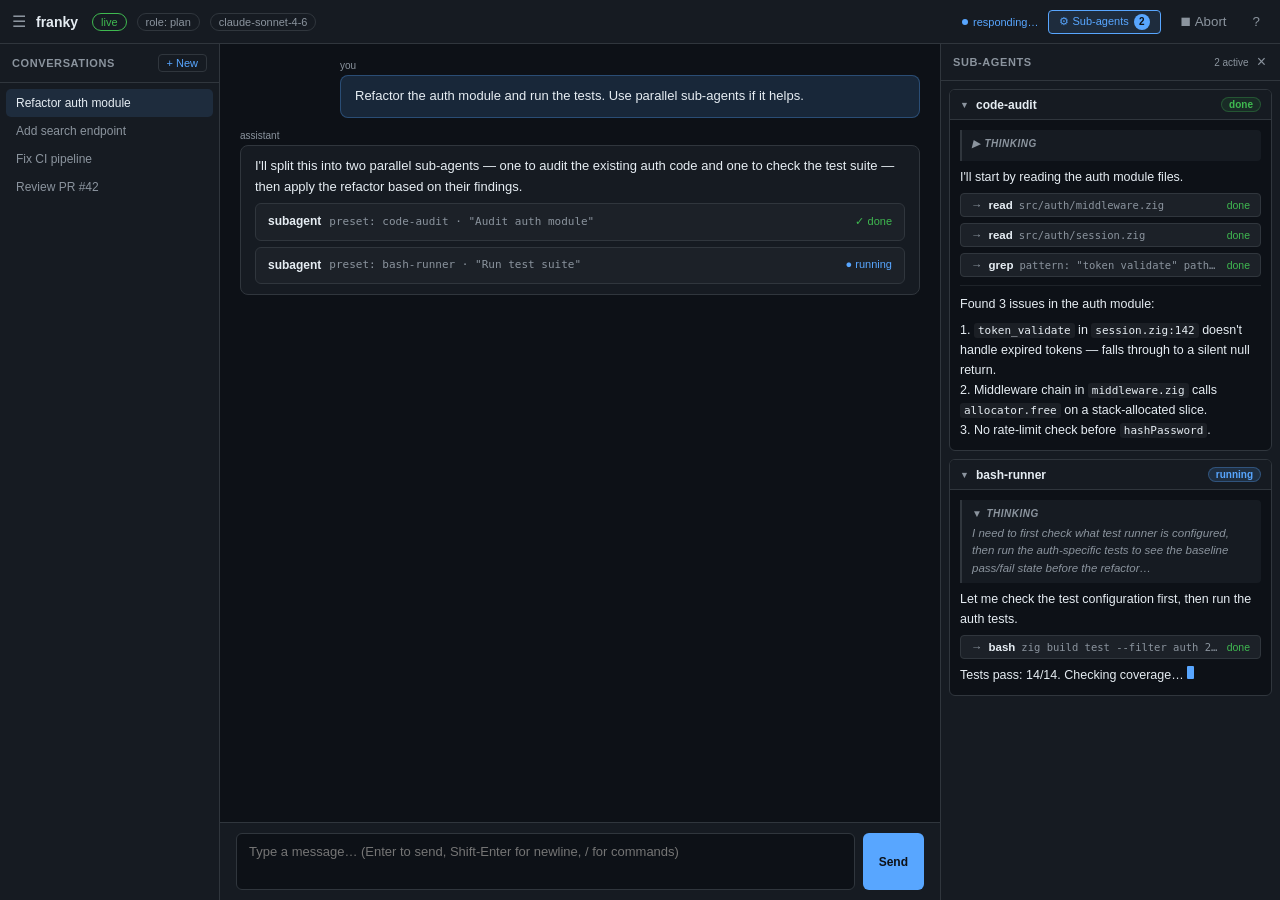
<file: src/coding/modes/web/wireframe-subagent-panel.html>
<!DOCTYPE html>
<html lang="en">
<head>
<meta charset="utf-8">
<title>Wireframe — Subagent Panel</title>
<style>
*, *::before, *::after { box-sizing: border-box; margin: 0; padding: 0; }

:root {
    --bg: #0d1117;
    --panel: #161b22;
    --border: #30363d;
    --text: #e6edf3;
    --muted: #8b949e;
    --accent: #58a6ff;
    --error: #f85149;
    --warn: #d29922;
    --tool-bg: #1c2128;
    --tool-border: #30363d;
    --thinking-bg: #161b22;
}

body {
    font-family: -apple-system, BlinkMacSystemFont, "Segoe UI", sans-serif;
    font-size: 13px;
    background: var(--bg);
    color: var(--text);
    height: 100vh;
    display: flex;
    flex-direction: column;
    overflow: hidden;
}

/* ── Header ──────────────────────────────────────────────────── */
header {
    display: flex;
    align-items: center;
    gap: 10px;
    padding: 0 12px;
    height: 44px;
    background: var(--panel);
    border-bottom: 1px solid var(--border);
    flex-shrink: 0;
}
header h1 { font-size: 14px; font-weight: 700; margin-right: 4px; }
.pill {
    font-size: 11px;
    padding: 2px 8px;
    border-radius: 10px;
    border: 1px solid var(--border);
    color: var(--muted);
}
.pill.live { color: #3fb950; border-color: #3fb950; }
.header-spacer { flex: 1; }
.activity { font-size: 11px; color: var(--accent); display: flex; align-items: center; gap: 5px; }
.activity-dot {
    width: 6px; height: 6px; border-radius: 50%;
    background: var(--accent);
    animation: pulse 1.2s ease-in-out infinite;
}
@keyframes pulse { 0%,100% { opacity: 1; } 50% { opacity: 0.3; } }

/* ─ subagent panel header button ─ */
#sa-panel-btn {
    font-size: 11px;
    padding: 3px 10px;
    background: rgba(88,166,255,0.12);
    color: var(--accent);
    border: 1px solid var(--accent);
    border-radius: 4px;
    cursor: pointer;
    display: flex;
    align-items: center;
    gap: 5px;
}
#sa-panel-btn .badge {
    background: var(--accent);
    color: #0d1117;
    font-size: 10px;
    font-weight: 700;
    width: 16px; height: 16px;
    border-radius: 50%;
    display: flex; align-items: center; justify-content: center;
}

/* ── Layout ──────────────────────────────────────────────────── */
#layout {
    flex: 1;
    display: flex;
    min-height: 0;
}

/* ── Left Sidebar ────────────────────────────────────────────── */
aside#sidebar {
    width: 220px;
    flex: 0 0 220px;
    border-right: 1px solid var(--border);
    background: var(--panel);
    display: flex;
    flex-direction: column;
    overflow: hidden;
}
.sidebar-head {
    display: flex;
    align-items: center;
    justify-content: space-between;
    padding: 10px 12px;
    border-bottom: 1px solid var(--border);
}
.sidebar-title { font-size: 11px; font-weight: 600; color: var(--muted); text-transform: uppercase; letter-spacing: 0.6px; }
.new-btn { font-size: 11px; color: var(--accent); border: 1px solid var(--border); background: transparent; border-radius: 4px; padding: 2px 8px; cursor: pointer; }
.session-list { flex: 1; overflow-y: auto; padding: 6px; }
.session-item {
    padding: 7px 10px;
    border-radius: 5px;
    cursor: pointer;
    font-size: 12px;
    color: var(--muted);
    white-space: nowrap;
    overflow: hidden;
    text-overflow: ellipsis;
}
.session-item.active { background: rgba(88,166,255,0.12); color: var(--text); }
.session-item:hover:not(.active) { background: rgba(255,255,255,0.04); }

/* ── Main Pane ───────────────────────────────────────────────── */
#main-pane {
    flex: 1;
    display: flex;
    flex-direction: column;
    min-width: 0;
    min-height: 0;
}
#conversation {
    flex: 1;
    overflow-y: auto;
    padding: 16px 20px;
    display: flex;
    flex-direction: column;
    gap: 12px;
}
.message { max-width: 720px; width: 100%; }
.message.user { align-self: flex-end; max-width: 580px; }
.message-bubble {
    padding: 10px 14px;
    border-radius: 8px;
    line-height: 1.6;
}
.message.user .message-bubble {
    background: rgba(88,166,255,0.15);
    border: 1px solid rgba(88,166,255,0.3);
}
.message.assistant .message-bubble {
    background: var(--panel);
    border: 1px solid var(--border);
}
.message-role { font-size: 10px; color: var(--muted); margin-bottom: 4px; }
.tool-card {
    border: 1px solid var(--tool-border);
    border-radius: 6px;
    background: var(--tool-bg);
    padding: 8px 12px;
    font-size: 12px;
    margin-top: 6px;
}
.tool-head { display: flex; align-items: center; gap: 8px; }
.tool-name { font-weight: 600; font-size: 12px; }
.tool-args { color: var(--muted); font-size: 11px; font-family: monospace; }
.tool-status { margin-left: auto; font-size: 11px; }
.tool-status.done { color: #3fb950; }
.tool-status.running { color: var(--accent); }

#composer-wrap {
    padding: 10px 16px;
    border-top: 1px solid var(--border);
    background: var(--panel);
}
#composer {
    display: flex;
    gap: 8px;
}
textarea {
    flex: 1;
    background: var(--bg);
    border: 1px solid var(--border);
    border-radius: 6px;
    color: var(--text);
    font: inherit;
    font-size: 13px;
    padding: 8px 12px;
    resize: none;
    line-height: 1.5;
}
button[type=submit] {
    padding: 0 16px;
    background: var(--accent);
    color: #0d1117;
    font: inherit;
    font-weight: 600;
    font-size: 12px;
    border: none;
    border-radius: 6px;
    cursor: pointer;
}

/* ── Subagent Panel (RIGHT) ──────────────────────────────────── */
aside#subagent-panel {
    width: 340px;
    flex: 0 0 340px;
    border-left: 1px solid var(--border);
    background: var(--panel);
    display: flex;
    flex-direction: column;
    overflow: hidden;
    transition: width 120ms ease, flex-basis 120ms ease;
}
aside#subagent-panel.collapsed {
    width: 0;
    flex-basis: 0;
    border-left: 0;
}
.sa-panel-head {
    display: flex;
    align-items: center;
    padding: 10px 12px;
    border-bottom: 1px solid var(--border);
    gap: 6px;
    flex-shrink: 0;
}
.sa-panel-title {
    font-size: 11px;
    font-weight: 600;
    color: var(--muted);
    text-transform: uppercase;
    letter-spacing: 0.6px;
    flex: 1;
}
.sa-panel-subtitle {
    font-size: 10px;
    color: var(--muted);
}
.sa-panel-close {
    background: transparent;
    border: none;
    color: var(--muted);
    cursor: pointer;
    font-size: 16px;
    line-height: 1;
    padding: 0 2px;
}
.sa-panel-close:hover { color: var(--text); }

#subagent-panel-body {
    flex: 1;
    overflow-y: auto;
    padding: 8px;
    display: flex;
    flex-direction: column;
    gap: 8px;
}

/* ── Per-call section ────────────────────────────────────────── */
.sa-section {
    border: 1px solid var(--border);
    border-radius: 6px;
    overflow: hidden;
    background: var(--bg);
}
.sa-section-head {
    display: flex;
    align-items: center;
    gap: 6px;
    padding: 7px 10px;
    cursor: pointer;
    background: var(--panel);
    user-select: none;
}
.sa-section-head:hover { background: rgba(255,255,255,0.03); }
.sa-toggle { font-size: 9px; color: var(--muted); width: 10px; flex-shrink: 0; }
.sa-section-title { flex: 1; font-size: 12px; font-weight: 600; overflow: hidden; text-overflow: ellipsis; white-space: nowrap; }
.sa-badge {
    font-size: 10px;
    padding: 1px 7px;
    border-radius: 10px;
    font-weight: 600;
    flex-shrink: 0;
}
.sa-badge.running { background: rgba(88,166,255,0.15); color: var(--accent); border: 1px solid rgba(88,166,255,0.3); }
.sa-badge.done    { background: rgba(63,185,80,0.1);   color: #3fb950;      border: 1px solid rgba(63,185,80,0.3); }
.sa-badge.error   { background: rgba(248,81,73,0.1);   color: var(--error); border: 1px solid rgba(248,81,73,0.3); }

.sa-section-body {
    padding: 10px;
    display: flex;
    flex-direction: column;
    gap: 6px;
    max-height: 55vh;
    overflow-y: auto;
    border-top: 1px solid var(--border);
}
.sa-section-body.hidden { display: none; }

/* Thinking block */
.sa-thinking {
    font-size: 11.5px;
    color: var(--muted);
    font-style: italic;
    padding: 6px 10px;
    border-left: 2px solid var(--border);
    background: var(--thinking-bg);
    border-radius: 0 4px 4px 0;
    line-height: 1.5;
}
.sa-thinking-label {
    font-size: 10px;
    font-weight: 600;
    text-transform: uppercase;
    letter-spacing: 0.5px;
    color: var(--muted);
    margin-bottom: 4px;
    display: flex;
    align-items: center;
    gap: 4px;
    cursor: pointer;
}

/* Text content */
.sa-text {
    font-size: 12.5px;
    line-height: 1.6;
    color: var(--text);
}
.sa-text p { margin-bottom: 6px; }
.sa-text p:last-child { margin-bottom: 0; }
.sa-text code {
    font-family: ui-monospace, monospace;
    font-size: 11px;
    background: rgba(255,255,255,0.06);
    padding: 1px 4px;
    border-radius: 3px;
}

/* Tool entry in panel */
.sa-tool {
    font-size: 11.5px;
    border: 1px solid var(--tool-border);
    border-radius: 4px;
    background: var(--tool-bg);
    padding: 5px 10px;
    display: flex;
    align-items: center;
    gap: 6px;
}
.sa-tool-arrow { color: var(--muted); }
.sa-tool-name  { font-weight: 600; }
.sa-tool-args  { color: var(--muted); font-size: 10.5px; font-family: monospace; flex: 1; overflow: hidden; text-overflow: ellipsis; white-space: nowrap; }
.sa-tool-status { font-size: 10.5px; flex-shrink: 0; }
.sa-tool-status.done  { color: #3fb950; }
.sa-tool-status.error { color: var(--error); }
.sa-tool-status.running { color: var(--accent); }

/* Divider between message segments */
.sa-divider {
    height: 1px;
    background: var(--border);
    opacity: 0.5;
    margin: 2px 0;
}

/* Annotation labels */
.sa-label {
    font-size: 10px;
    color: var(--muted);
    font-weight: 600;
    text-transform: uppercase;
    letter-spacing: 0.4px;
    opacity: 0.7;
}

/* Wireframe annotation overlay */
.annotation {
    position: absolute;
    background: rgba(88,166,255,0.12);
    border: 1px dashed rgba(88,166,255,0.5);
    border-radius: 4px;
    color: var(--accent);
    font-size: 10px;
    padding: 2px 6px;
    pointer-events: none;
    white-space: nowrap;
}
</style>
</head>
<body>

<!-- HEADER -->
<header>
    <button style="background:transparent;border:none;color:var(--muted);font-size:16px;cursor:pointer;">☰</button>
    <h1>franky</h1>
    <span class="pill live">live</span>
    <span class="pill">role: plan</span>
    <span class="pill">claude-sonnet-4-6</span>
    <div class="header-spacer"></div>
    <div class="activity">
        <div class="activity-dot"></div>
        <span>responding…</span>
    </div>
    <!-- Header button: appears when ≥1 subagent is/was active this session -->
    <button id="sa-panel-btn" onclick="togglePanel()">
        ⚙ Sub-agents
        <span class="badge">2</span>
    </button>
    <button style="background:transparent;border:none;color:var(--muted);cursor:pointer;padding:3px 8px;">⏹ Abort</button>
    <button style="background:transparent;border:none;color:var(--muted);cursor:pointer;padding:3px 8px;">?</button>
</header>

<!-- LAYOUT -->
<div id="layout">

    <!-- LEFT: sessions sidebar -->
    <aside id="sidebar">
        <div class="sidebar-head">
            <span class="sidebar-title">Conversations</span>
            <button class="new-btn">+ New</button>
        </div>
        <div class="session-list">
            <div class="session-item active">Refactor auth module</div>
            <div class="session-item">Add search endpoint</div>
            <div class="session-item">Fix CI pipeline</div>
            <div class="session-item">Review PR #42</div>
        </div>
    </aside>

    <!-- CENTER: main conversation -->
    <div id="main-pane">
        <div id="conversation">

            <!-- User message -->
            <div class="message user">
                <div class="message-role">you</div>
                <div class="message-bubble">
                    Refactor the auth module and run the tests. Use parallel sub-agents if it helps.
                </div>
            </div>

            <!-- Assistant response -->
            <div class="message assistant">
                <div class="message-role">assistant</div>
                <div class="message-bubble">
                    <p>I'll split this into two parallel sub-agents — one to audit the existing auth code and one to check the test suite — then apply the refactor based on their findings.</p>

                    <!-- Tool card: subagent 1 -->
                    <div class="tool-card">
                        <div class="tool-head">
                            <span class="tool-name">subagent</span>
                            <span class="tool-args">preset: code-audit · "Audit auth module"</span>
                            <span class="tool-status done">✓ done</span>
                        </div>
                    </div>

                    <!-- Tool card: subagent 2 (still running) -->
                    <div class="tool-card">
                        <div class="tool-head">
                            <span class="tool-name">subagent</span>
                            <span class="tool-args">preset: bash-runner · "Run test suite"</span>
                            <span class="tool-status running">● running</span>
                        </div>
                    </div>
                </div>
            </div>

        </div>

        <!-- Composer -->
        <div id="composer-wrap">
            <form id="composer" onsubmit="return false;">
                <textarea rows="2" placeholder="Type a message… (Enter to send, Shift-Enter for newline, / for commands)"></textarea>
                <button type="submit">Send</button>
            </form>
        </div>
    </div>

    <!-- RIGHT: subagent panel -->
    <aside id="subagent-panel">
        <div class="sa-panel-head">
            <span class="sa-panel-title">Sub-agents</span>
            <span class="sa-panel-subtitle">2 active</span>
            <button class="sa-panel-close" onclick="togglePanel()" title="Close panel">×</button>
        </div>
        <div id="subagent-panel-body">

            <!-- ── Section 1: completed ── -->
            <div class="sa-section">
                <div class="sa-section-head" onclick="toggleSection(this)">
                    <span class="sa-toggle">▼</span>
                    <span class="sa-section-title">code-audit</span>
                    <span class="sa-badge done">done</span>
                </div>
                <div class="sa-section-body" id="sec1">

                    <!-- thinking block (collapsed) -->
                    <div class="sa-thinking">
                        <div class="sa-thinking-label" onclick="toggleThinking(this)">
                            <span>▶</span> thinking
                        </div>
                        <div class="sa-thinking-content" style="display:none;">
                            Let me carefully read the auth module files before suggesting changes. I should look at the token handling, session management, and middleware chain…
                        </div>
                    </div>

                    <!-- text segment -->
                    <div class="sa-text">
                        <p>I'll start by reading the auth module files.</p>
                    </div>

                    <!-- tool call -->
                    <div class="sa-tool">
                        <span class="sa-tool-arrow">→</span>
                        <span class="sa-tool-name">read</span>
                        <span class="sa-tool-args">src/auth/middleware.zig</span>
                        <span class="sa-tool-status done">done</span>
                    </div>
                    <div class="sa-tool">
                        <span class="sa-tool-arrow">→</span>
                        <span class="sa-tool-name">read</span>
                        <span class="sa-tool-args">src/auth/session.zig</span>
                        <span class="sa-tool-status done">done</span>
                    </div>
                    <div class="sa-tool">
                        <span class="sa-tool-arrow">→</span>
                        <span class="sa-tool-name">grep</span>
                        <span class="sa-tool-args">pattern: "token_validate" path: src/auth</span>
                        <span class="sa-tool-status done">done</span>
                    </div>

                    <div class="sa-divider"></div>

                    <!-- final summary text -->
                    <div class="sa-text">
                        <p>Found 3 issues in the auth module:</p>
                        <p>1. <code>token_validate</code> in <code>session.zig:142</code> doesn't handle expired tokens — falls through to a silent null return.<br>
                        2. Middleware chain in <code>middleware.zig</code> calls <code>allocator.free</code> on a stack-allocated slice.<br>
                        3. No rate-limit check before <code>hashPassword</code>.</p>
                    </div>

                </div>
            </div>

            <!-- ── Section 2: running ── -->
            <div class="sa-section">
                <div class="sa-section-head" onclick="toggleSection(this)">
                    <span class="sa-toggle">▼</span>
                    <span class="sa-section-title">bash-runner</span>
                    <span class="sa-badge running">running</span>
                </div>
                <div class="sa-section-body" id="sec2">

                    <!-- thinking (visible, streaming) -->
                    <div class="sa-thinking">
                        <div class="sa-thinking-label" onclick="toggleThinking(this)">
                            <span>▼</span> thinking
                        </div>
                        <div class="sa-thinking-content">
                            I need to first check what test runner is configured, then run the auth-specific tests to see the baseline pass/fail state before the refactor…
                        </div>
                    </div>

                    <!-- text -->
                    <div class="sa-text">
                        <p>Let me check the test configuration first, then run the auth tests.</p>
                    </div>

                    <!-- tool calls -->
                    <div class="sa-tool">
                        <span class="sa-tool-arrow">→</span>
                        <span class="sa-tool-name">bash</span>
                        <span class="sa-tool-args">zig build test --filter auth 2>&1 | tail -20</span>
                        <span class="sa-tool-status done">done</span>
                    </div>

                    <!-- streaming text (cursor blink = in progress) -->
                    <div class="sa-text" style="display:flex;align-items:baseline;gap:3px;">
                        <span>Tests pass: 14/14. Checking coverage…</span>
                        <span style="display:inline-block;width:7px;height:13px;background:var(--accent);animation:pulse 0.9s infinite;border-radius:1px;"></span>
                    </div>

                </div>
            </div>

        </div><!-- /subagent-panel-body -->
    </aside>

</div><!-- /layout -->

<script>
function togglePanel() {
    const panel = document.getElementById('subagent-panel');
    panel.classList.toggle('collapsed');
}

function toggleSection(head) {
    const body = head.nextElementSibling;
    const toggle = head.querySelector('.sa-toggle');
    const isOpen = !body.classList.contains('hidden');
    if (isOpen) {
        body.classList.add('hidden');
        toggle.textContent = '▶';
    } else {
        body.classList.remove('hidden');
        toggle.textContent = '▼';
    }
}

function toggleThinking(label) {
    const content = label.nextElementSibling;
    const arrow = label.querySelector('span');
    if (!content) return;
    const visible = content.style.display !== 'none';
    content.style.display = visible ? 'none' : '';
    arrow.textContent = visible ? '▶' : '▼';
}
</script>

</body>
</html>
</file>
